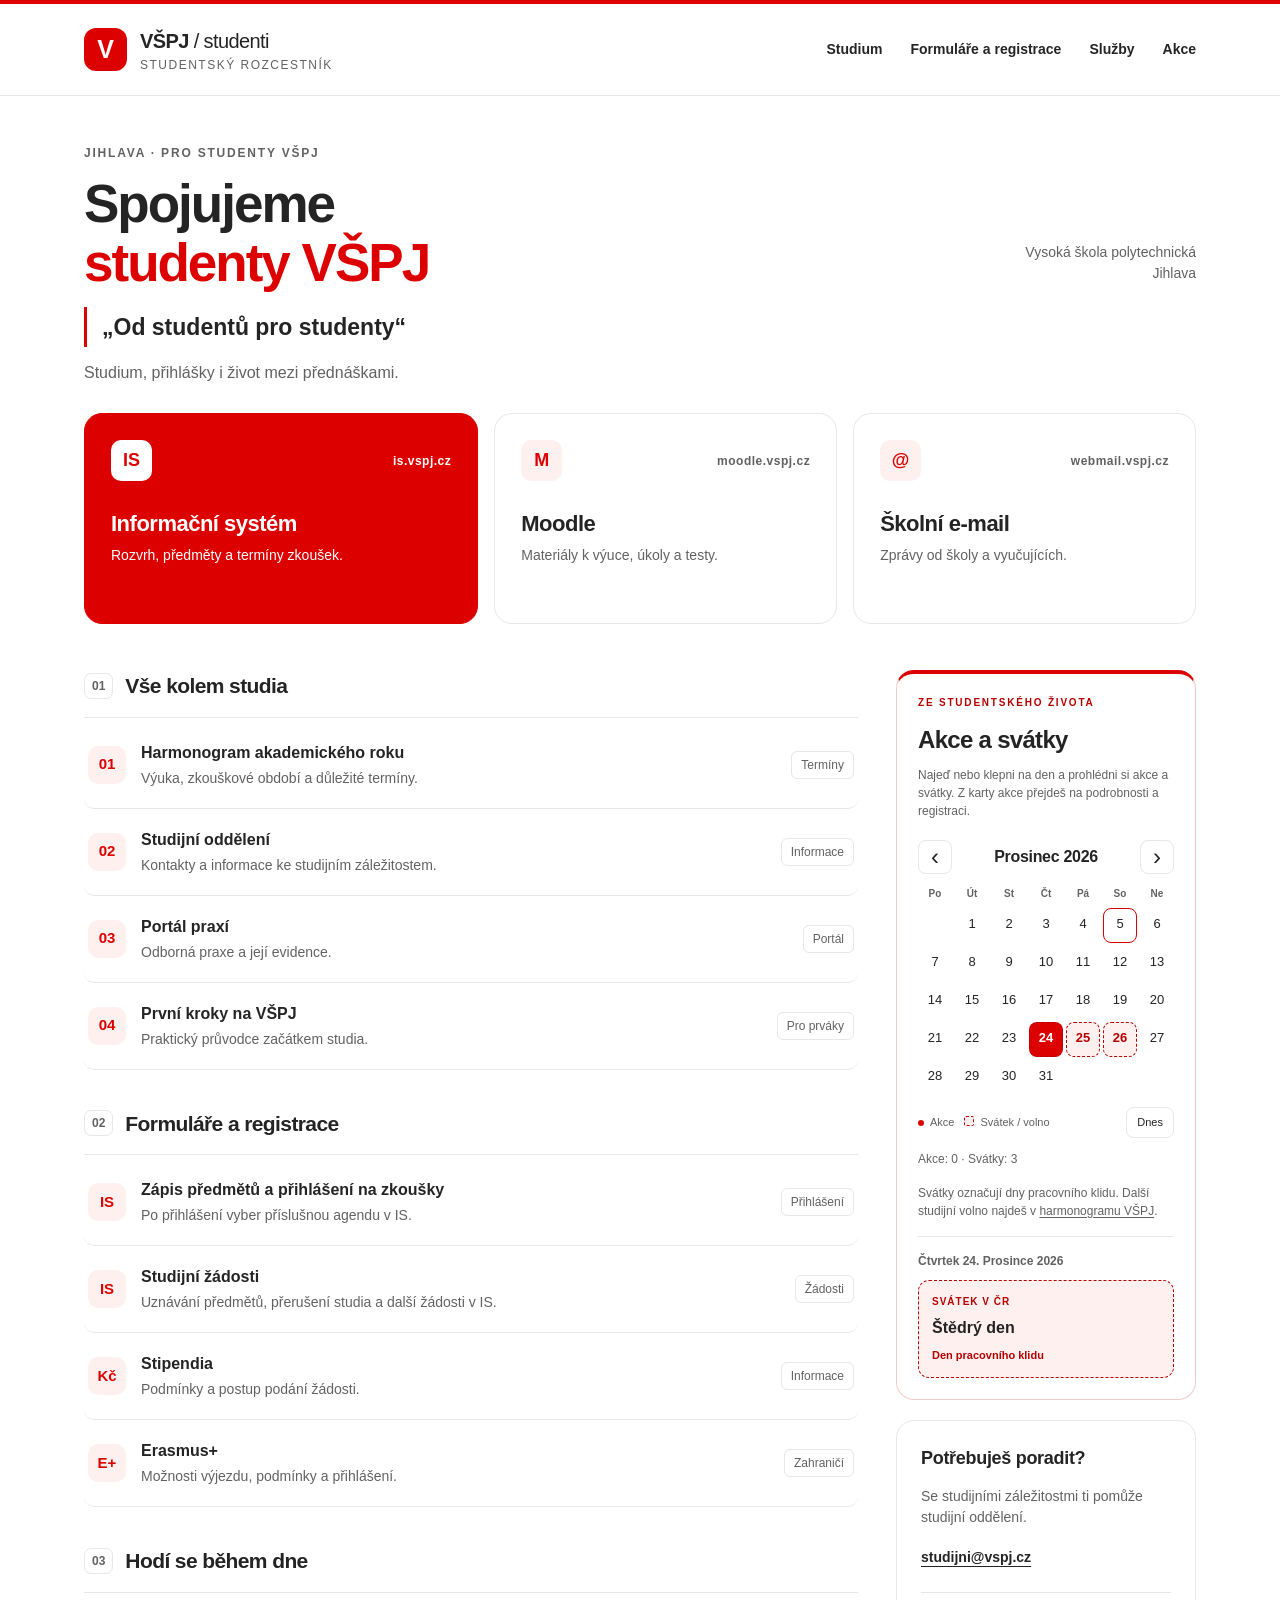
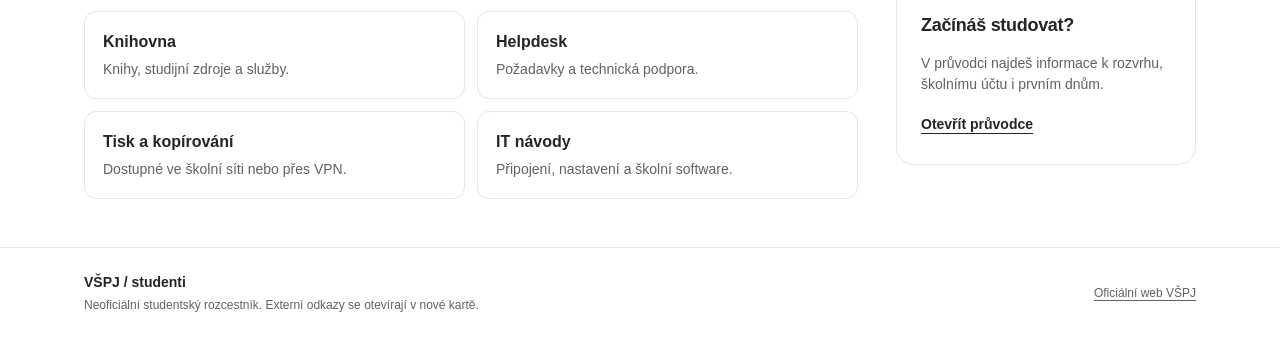
<file: index.html>
<!doctype html>
<html lang="cs">
<head>
<meta charset="utf-8"><meta name="viewport" content="width=device-width,initial-scale=1">
<title>VŠPJ · Studentský rozcestník</title>
<meta name="description" content="Studium, formuláře, registrace a studentský život na VŠPJ. Užitečné odkazy na jednom místě.">
<meta name="theme-color" content="#dc0000">
<link rel="icon" type="image/svg+xml" href="data:image/svg+xml,%3Csvg xmlns='http://www.w3.org/2000/svg' viewBox='0 0 32 32'%3E%3Crect width='32' height='32' rx='8' fill='%23dc0000'/%3E%3Cpath d='m7 9 9 15 9-15h-6l-3 6-3-6z' fill='%23ffffff'/%3E%3C/svg%3E">
<style>
:root{--ink:#242424;--paper:#ffffff;--muted:#626262;--line:#e7e7e7;--accent-soft:#fff0f0;--white:#fff}*{box-sizing:border-box}html{scroll-behavior:smooth;scroll-padding-top:100px}body{margin:0;background:var(--paper);color:var(--ink);font-family:Inter,Arial,Helvetica,sans-serif;font-size:16px;line-height:1.5}a{color:inherit;text-decoration:none}a:focus-visible{outline:3px solid #b50000;outline-offset:5px}a,button{-webkit-tap-highlight-color:transparent}.skip{position:absolute;top:-100px;left:20px;background:var(--accent-soft);padding:12px;z-index:10}.skip:focus{top:8px}.wrap{max-width:1184px;margin:auto;padding:0 36px}header{background:var(--paper);border-bottom:1px solid var(--line)}.topbar{display:flex;justify-content:space-between;align-items:center;gap:24px;min-height:91px}.brand{display:flex;align-items:center;gap:13px}.mark{display:grid;place-items:center;width:43px;height:43px;border-radius:12px;background:var(--ink);color:var(--accent-soft);font-weight:900;font-size:25px}.brand strong{font-size:20px;letter-spacing:-.6px}.brand small{display:block;color:var(--muted);font-size:12px;letter-spacing:1.5px;text-transform:uppercase}.topnav{display:flex;gap:28px;font-size:14px;font-weight:600}.topnav a{padding:12px 0}.intro{display:flex;justify-content:space-between;align-items:flex-end;gap:25px;padding-top:48px;margin-bottom:28px}.eyebrow{font-size:12px;font-weight:700;letter-spacing:1.8px;text-transform:uppercase;color:var(--muted);margin:0 0 12px}h1{font-size:clamp(32px,4.6vw,53px);line-height:1.12;letter-spacing:-2px;margin:0 0 14px;font-weight:750}.intro p:last-child{color:var(--muted);margin:0}.school{font-size:14px;color:var(--muted);text-align:right;padding-bottom:3px}.school span{display:block}.quick-grid{display:grid;grid-template-columns:1.15fr 1fr 1fr;gap:16px}.quick{padding:26px;border-radius:18px;min-height:211px;border:1px solid var(--line);background:#fff;display:flex;flex-direction:column;transition:transform .18s,border-color .18s}.quick.primary{background:var(--ink);border-color:var(--ink);color:white}.quick-top{display:flex;align-items:center;justify-content:space-between;margin-bottom:26px}.symbol{font-size:18px;font-weight:750;width:41px;height:41px;border-radius:10px;display:grid;place-items:center;background:#fff0f0}.primary .symbol{background:var(--accent-soft);color:var(--ink)}.label{font-size:12px;font-weight:600;letter-spacing:.5px;color:var(--muted)}.primary .label{color:#ffffff}.quick h2{margin:0 0 5px;font-size:22px;letter-spacing:-.5px}.quick p{margin:0;font-size:14px;color:var(--muted)}.primary p{color:#ffffff}.main-layout{display:grid;grid-template-columns:minmax(0,1fr) 300px;gap:38px;margin-top:46px}.section{margin-bottom:38px;scroll-margin-top:20px}.section-heading{display:flex;align-items:center;gap:12px;border-bottom:1px solid var(--line);padding-bottom:15px;margin-bottom:4px}.section-heading h2{font-size:21px;letter-spacing:-.6px;margin:0}.section-number{font-size:12px;font-weight:700;color:var(--muted);border:1px solid var(--line);border-radius:7px;padding:3px 7px}.link-row{display:flex;align-items:center;gap:15px;padding:19px 4px;border-bottom:1px solid var(--line);transition:background .15s}.link-row .row-icon{width:38px;height:38px;flex:none;display:grid;place-items:center;background:#fff0f0;border-radius:10px;font-size:15px;font-weight:700}.row-text{flex:1}.row-text h3{font-size:16px;margin:0 0 3px;font-weight:650}.row-text p{font-size:14px;color:var(--muted);margin:0}.link-kind{font-size:12px;color:var(--muted);border:1px solid var(--line);background:#fff;padding:4px 9px;border-radius:6px;white-space:nowrap}.aside-box{border-radius:18px;background:var(--accent-soft);padding:25px;margin-bottom:20px}.aside-box .eyebrow{color:#b50000}.aside-box h2{font-size:26px;line-height:1.15;letter-spacing:-.9px;margin:17px 0 12px}.aside-box p{font-size:14px;color:#626262}.aside-box .date{display:flex;align-items:center;gap:10px;font-size:14px}.date strong{font-size:34px;line-height:1}.button{display:block;text-align:center;background:var(--ink);color:#fff;border:1px solid var(--ink);border-radius:9px;padding:12px 16px;font-size:14px;font-weight:650;margin-top:22px;transition:background .15s}.aside-box .note{font-size:12px;line-height:1.5;margin:12px 0 0}.help-box{padding:24px;background:#fff;border:1px solid var(--line);border-radius:18px}.help-box h2{font-size:18px;margin:0 0 10px;letter-spacing:-.3px}.help-box p{font-size:14px;color:var(--muted)}.text-link{font-size:14px;font-weight:650;text-decoration:underline;text-underline-offset:4px;display:inline-block;padding:5px 0}.help-box hr{border:0;border-top:1px solid var(--line);margin:19px 0}.service-grid{display:grid;grid-template-columns:1fr 1fr;gap:12px;padding-top:14px}.service{border:1px solid var(--line);border-radius:12px;background:white;padding:18px;transition:border-color .15s}.service h3{font-size:16px;margin:0 0 5px}.service p{font-size:14px;color:var(--muted);margin:0}footer{border-top:1px solid var(--line);margin-top:10px}.footer-inner{display:flex;justify-content:space-between;align-items:center;padding-top:24px;padding-bottom:27px;gap:18px;font-size:12px;color:var(--muted)}.footer-inner a{text-decoration:underline;text-underline-offset:3px}.footer-inner p{margin:0}.footer-inner strong{display:block;color:var(--ink);font-size:14px;margin-bottom:3px}@media(max-width:850px){.main-layout{grid-template-columns:minmax(0,1fr) 260px;gap:22px}.wrap{padding:0 24px}.topnav{gap:18px}.quick{padding:20px}.school{display:none}}@media(max-width:680px){.wrap{padding:0 20px}.topbar{min-height:auto;align-items:flex-start;flex-direction:column;gap:14px;padding-top:19px;padding-bottom:13px}.topnav{width:100%;justify-content:space-between;gap:12px;flex-wrap:wrap}.topnav a{padding:5px 0}.intro{padding-top:30px;margin-bottom:24px}h1{letter-spacing:-1.3px}.quick-grid{grid-template-columns:1fr}.quick{min-height:unset;position:relative;padding:20px 20px 20px 80px}.quick-top{margin:0}.quick .symbol{position:absolute;left:21px;top:25px}.quick .label{margin-bottom:5px}.quick h2{font-size:20px}.main-layout{grid-template-columns:1fr;margin-top:30px;gap:0}.section{margin-bottom:30px}aside{display:grid;grid-template-columns:1fr;gap:0}.link-row{gap:11px}.link-kind{display:none}.service-grid{gap:10px}.service{padding:16px}.footer-inner{flex-direction:column;align-items:flex-start;padding-top:23px;padding-bottom:23px}}@media(prefers-reduced-motion:reduce){html{scroll-behavior:auto}*{transition:none!important}}


/* Red and white palette inspired by the Studentska unie reference. */
:root {
  --red: #dc0000;
  --red-dark: #b50000;
  --hover-glow: 0 0 0 1px #dc0000, 0 8px 24px #dc000026;
}
header { border-top: 4px solid var(--red); }
.mark { background: var(--red); color: var(--white); }
h1 span { color: var(--red); }
.intro { align-items: center; }
.intro > div:first-child { min-width: 0; }
.school { flex-shrink: 0; }
.motto {
  margin: 0 0 14px;
  padding: 3px 0 3px 15px;
  border-left: 3px solid var(--red);
  font-size: clamp(18px, 2.2vw, 23px);
  font-weight: 600;
  color: var(--ink);
}
.quick.primary { background: var(--red); border-color: var(--red); color: var(--white); }
.primary .symbol { background: var(--white); color: var(--red); }
.quick .symbol, .link-row .row-icon { color: var(--red); }
.primary :is(p, .label) { color: var(--white); }
.aside-box { background: var(--accent-soft); border: 1px solid #f2cccc; border-top: 4px solid var(--red); }
.aside-box :is(.eyebrow, .date strong) { color: var(--red-dark); }
.button { background: var(--red); border-color: var(--red); color: var(--white); }
a:focus-visible { outline: 3px solid var(--red-dark); outline-offset: 5px; }
:is(a, .quick, .service, .link-row, .button) {
  transition: background-color .24s ease, color .24s ease,
    border-color .24s ease, box-shadow .24s ease, transform .24s ease;
}
.quick .symbol, .quick .label, .quick p, .row-icon, .mark, .brand small,
.row-text p, .service p, .link-kind {
  transition: background-color .24s ease, color .24s ease, border-color .24s ease;
}
.topnav a, .text-link, .footer-inner a, .brand { border-radius: 6px; }
.link-row { border-radius: 10px; }

:is(.quick, .service, .link-row, .button):focus-visible {
  background: var(--red);
  color: var(--white);
  border-color: var(--red);
  box-shadow: var(--hover-glow);
}
:is(.quick.primary, .button):focus-visible { background: var(--red-dark); border-color: var(--red-dark); }
.quick:focus-visible :is(p, .label), .link-row:focus-visible .row-text p, .service:focus-visible p {
  color: var(--white);
}
.quick:focus-visible .symbol, .link-row:focus-visible :is(.row-icon, .link-kind) {
  background: var(--white);
  color: var(--red-dark);
  border-color: var(--white);
}
:is(.topnav a, .text-link, .footer-inner a, .brand):focus-visible {
  background: var(--red);
  color: var(--white);
  box-shadow: 0 0 0 5px var(--red), 0 5px 20px #dc000026;
}
.brand:focus-visible small { color: var(--white); }
.brand:focus-visible .mark { background: var(--white); color: var(--red); }

:is(.quick, .service, .link-row, .button):active {
  background: var(--red);
  color: var(--white);
  border-color: var(--red);
  box-shadow: var(--hover-glow);
}
:is(.quick.primary, .button):active { background: var(--red-dark); border-color: var(--red-dark); }
.quick:active :is(p, .label), .link-row:active .row-text p, .service:active p {
  color: var(--white);
}
.quick:active .symbol, .link-row:active :is(.row-icon, .link-kind) {
  background: var(--white);
  color: var(--red-dark);
  border-color: var(--white);
}
:is(.topnav a, .text-link, .footer-inner a, .brand):active {
  background: var(--red);
  color: var(--white);
  box-shadow: 0 0 0 5px var(--red), 0 5px 20px #dc000026;
}
.brand:active small { color: var(--white); }
.brand:active .mark { background: var(--white); color: var(--red); }

@media (hover: hover) and (pointer: fine) {

:is(.quick, .service, .link-row, .button):hover {
  background: var(--red);
  color: var(--white);
  border-color: var(--red);
  box-shadow: var(--hover-glow);
}
:is(.quick.primary, .button):hover { background: var(--red-dark); border-color: var(--red-dark); }
.quick:hover :is(p, .label), .link-row:hover .row-text p, .service:hover p {
  color: var(--white);
}
.quick:hover .symbol, .link-row:hover :is(.row-icon, .link-kind) {
  background: var(--white);
  color: var(--red-dark);
  border-color: var(--white);
}
:is(.topnav a, .text-link, .footer-inner a, .brand):hover {
  background: var(--red);
  color: var(--white);
  box-shadow: 0 0 0 5px var(--red), 0 5px 20px #dc000026;
}
.brand:hover small { color: var(--white); }
.brand:hover .mark { background: var(--white); color: var(--red); }

}
@media (hover: hover) and (pointer: fine) and (prefers-reduced-motion: no-preference) {
  :is(.quick, .service):hover { transform: translateY(-4px); }
  .button:hover { transform: translateY(-2px); }
}
@media (prefers-reduced-motion: reduce) {
  *, *::before, *::after { transition: none !important; }
  a { transform: none !important; }
}
</style>
<link rel="stylesheet" href="assets/events.css">
<script src="assets/events.js" defer></script>
<script src="assets/holidays.js" defer></script>
<script src="assets/calendar.js" defer></script>
</head>
<body>
<a class="skip" href="#obsah">Přeskočit na obsah</a>
<header><div class="wrap topbar"><a href="#" class="brand" aria-label="Studentský rozcestník VŠPJ, úvod"><span class="mark" aria-hidden="true">V</span><span><strong>VŠPJ<span style="font-weight:400"> / studenti</span></strong><small>Studentský rozcestník</small></span></a><nav class="topnav" aria-label="Hlavní navigace"><a href="#studium">Studium</a><a href="#formulare">Formuláře a registrace</a><a href="#sluzby">Služby</a><a href="#kalendar">Akce</a></nav></div></header>
<main id="obsah" class="wrap">
<div class="intro"><div><p class="eyebrow">Jihlava · Pro studenty VŠPJ</p><h1>Spojujeme<br><span>studenty VŠPJ</span></h1><blockquote class="motto">„Od studentů pro studenty“</blockquote><p>Studium, přihlášky i život mezi přednáškami.</p></div><div class="school"><span>Vysoká škola polytechnická</span><span>Jihlava</span></div></div>
<div class="quick-grid" aria-label="Rychlé odkazy">
<a class="quick primary" href="https://is.vspj.cz" target="_blank" rel="noopener noreferrer"><div class="quick-top"><span class="symbol" aria-hidden="true">IS</span><span class="label">is.vspj.cz</span></div><h2>Informační systém</h2><p>Rozvrh, předměty a termíny zkoušek.</p></a>
<a class="quick" href="https://moodle.vspj.cz" target="_blank" rel="noopener noreferrer"><div class="quick-top"><span class="symbol" aria-hidden="true">M</span><span class="label">moodle.vspj.cz</span></div><h2>Moodle</h2><p>Materiály k výuce, úkoly a testy.</p></a>
<a class="quick" href="https://webmail.vspj.cz" target="_blank" rel="noopener noreferrer"><div class="quick-top"><span class="symbol" aria-hidden="true">@</span><span class="label">webmail.vspj.cz</span></div><h2>Školní e-mail</h2><p>Zprávy od školy a vyučujících.</p></a>
</div>
<div class="main-layout"><div>
<section class="section" id="studium"><div class="section-heading"><span class="section-number">01</span><h2>Vše kolem studia</h2></div>
<a class="link-row" href="https://www.vspj.cz/cs/student/harmonogram/harmonogram-akademickeho-roku" target="_blank" rel="noopener noreferrer"><span class="row-icon" aria-hidden="true">01</span><div class="row-text"><h3>Harmonogram akademického roku</h3><p>Výuka, zkouškové období a důležité termíny.</p></div><span class="link-kind">Termíny</span></a>
<a class="link-row" href="https://www.vspj.cz/cs/skola/podpurna-pracoviste" target="_blank" rel="noopener noreferrer"><span class="row-icon" aria-hidden="true">02</span><div class="row-text"><h3>Studijní oddělení</h3><p>Kontakty a informace ke studijním záležitostem.</p></div><span class="link-kind">Informace</span></a>
<a class="link-row" href="https://praxe.vspj.cz" target="_blank" rel="noopener noreferrer"><span class="row-icon" aria-hidden="true">03</span><div class="row-text"><h3>Portál praxí</h3><p>Odborná praxe a její evidence.</p></div><span class="link-kind">Portál</span></a>
<a class="link-row" href="https://www.vspj.cz/cs/student/zaciname-studovat" target="_blank" rel="noopener noreferrer"><span class="row-icon" aria-hidden="true">04</span><div class="row-text"><h3>První kroky na VŠPJ</h3><p>Praktický průvodce začátkem studia.</p></div><span class="link-kind">Pro prváky</span></a>
</section>
<section class="section" id="formulare"><div class="section-heading"><span class="section-number">02</span><h2>Formuláře a registrace</h2></div>
<a class="link-row" href="https://is.vspj.cz" target="_blank" rel="noopener noreferrer"><span class="row-icon" aria-hidden="true">IS</span><div class="row-text"><h3>Zápis předmětů a přihlášení na zkoušky</h3><p>Po přihlášení vyber příslušnou agendu v IS.</p></div><span class="link-kind">Přihlášení</span></a>
<a class="link-row" href="https://is.vspj.cz" target="_blank" rel="noopener noreferrer"><span class="row-icon" aria-hidden="true">IS</span><div class="row-text"><h3>Studijní žádosti</h3><p>Uznávání předmětů, přerušení studia a další žádosti v IS.</p></div><span class="link-kind">Žádosti</span></a>
<a class="link-row" href="https://www.vspj.cz/cs/student/ostatni-informace/sluzby-pro-studenty/stipendia" target="_blank" rel="noopener noreferrer"><span class="row-icon" aria-hidden="true">Kč</span><div class="row-text"><h3>Stipendia</h3><p>Podmínky a postup podání žádosti.</p></div><span class="link-kind">Informace</span></a>
<a class="link-row" href="https://www.vspj.cz/cs/skola/podpurna-pracoviste/mezinarodni-oddeleni/erasmus-" target="_blank" rel="noopener noreferrer"><span class="row-icon" aria-hidden="true">E+</span><div class="row-text"><h3>Erasmus+</h3><p>Možnosti výjezdu, podmínky a přihlášení.</p></div><span class="link-kind">Zahraničí</span></a>
</section>
<section class="section" id="sluzby"><div class="section-heading"><span class="section-number">03</span><h2>Hodí se během dne</h2></div><div class="service-grid">
<a class="service" href="https://knihovna.vspj.cz" target="_blank" rel="noopener noreferrer"><h3>Knihovna</h3><p>Knihy, studijní zdroje a služby.</p></a>
<a class="service" href="https://helpdesk.vspj.cz" target="_blank" rel="noopener noreferrer"><h3>Helpdesk</h3><p>Požadavky a technická podpora.</p></a>
<a class="service" href="https://copy.vspj.cz" target="_blank" rel="noopener noreferrer"><h3>Tisk a kopírování</h3><p>Dostupné ve školní síti nebo přes VPN.</p></a>
<a class="service" href="https://navody.vspj.cz" target="_blank" rel="noopener noreferrer"><h3>IT návody</h3><p>Připojení, nastavení a školní software.</p></a>
</div></section>
</div>
<aside aria-label="Studentský život a pomoc"><section class="calendar-box" id="kalendar" data-calendar aria-labelledby="calendar-title">
<p class="eyebrow">Ze studentského života</p><h2 id="calendar-title">Akce a svátky</h2>
<p class="calendar-hint">Najeď nebo klepni na den a prohlédni si akce a svátky. Z karty akce přejdeš na podrobnosti a registraci.</p>
<div data-calendar-ui hidden>
<div class="calendar-toolbar"><button class="calendar-control" type="button" data-prev aria-label="Předchozí měsíc">‹</button><h3 data-month aria-live="polite" aria-atomic="true"></h3><button class="calendar-control" type="button" data-next aria-label="Následující měsíc">›</button></div>
<div class="calendar-weekdays" aria-hidden="true"><span>Po</span><span>Út</span><span>St</span><span>Čt</span><span>Pá</span><span>So</span><span>Ne</span></div>
<div class="calendar-days" data-days role="group" aria-label="Dny v měsíci"></div>
<div class="calendar-meta"><div class="calendar-legends"><span class="calendar-legend">Akce</span><span class="calendar-legend holiday-legend">Svátek / volno</span></div><button type="button" class="calendar-today" data-today>Dnes</button></div>
<p class="calendar-count" data-month-count></p>
<p class="calendar-hint">Svátky označují dny pracovního klidu. Další studijní volno najdeš v <a class="calendar-schedule" href="https://www.vspj.cz/cs/student/harmonogram/harmonogram-akademickeho-roku" target="_blank" rel="noopener noreferrer">harmonogramu VŠPJ</a>.</p>
<div class="calendar-selection" aria-live="polite" aria-atomic="true"><h4 data-selected-date></h4><div data-day-events></div></div>
</div>
<div data-calendar-fallback><a class="calendar-event" href="akce.html?id=hospodsky-kviz-2026"><span class="event-type">13. října 2026</span><strong>Hospodský kvíz VŠPJ</strong><span class="registration-badge">Registrace nutná</span><span class="event-link-label">Podrobnosti a registrace →</span></a></div>
</section>
<section class="help-box"><h2>Potřebuješ poradit?</h2><p>Se studijními záležitostmi ti pomůže studijní oddělení.</p><a class="text-link" href="mailto:studijni@vspj.cz">studijni@vspj.cz</a><hr><h2>Začínáš studovat?</h2><p>V průvodci najdeš informace k rozvrhu, školnímu účtu i prvním dnům.</p><a class="text-link" href="https://www.vspj.cz/cs/student/zaciname-studovat" target="_blank" rel="noopener noreferrer">Otevřít průvodce</a></section></aside></div>
</main>
<footer><div class="wrap footer-inner"><div><strong>VŠPJ / studenti</strong><p>Neoficiální studentský rozcestník. Externí odkazy se otevírají v nové kartě.</p></div><a href="https://www.vspj.cz" target="_blank" rel="noopener noreferrer">Oficiální web VŠPJ</a></div></footer>
</body></html>
</file>
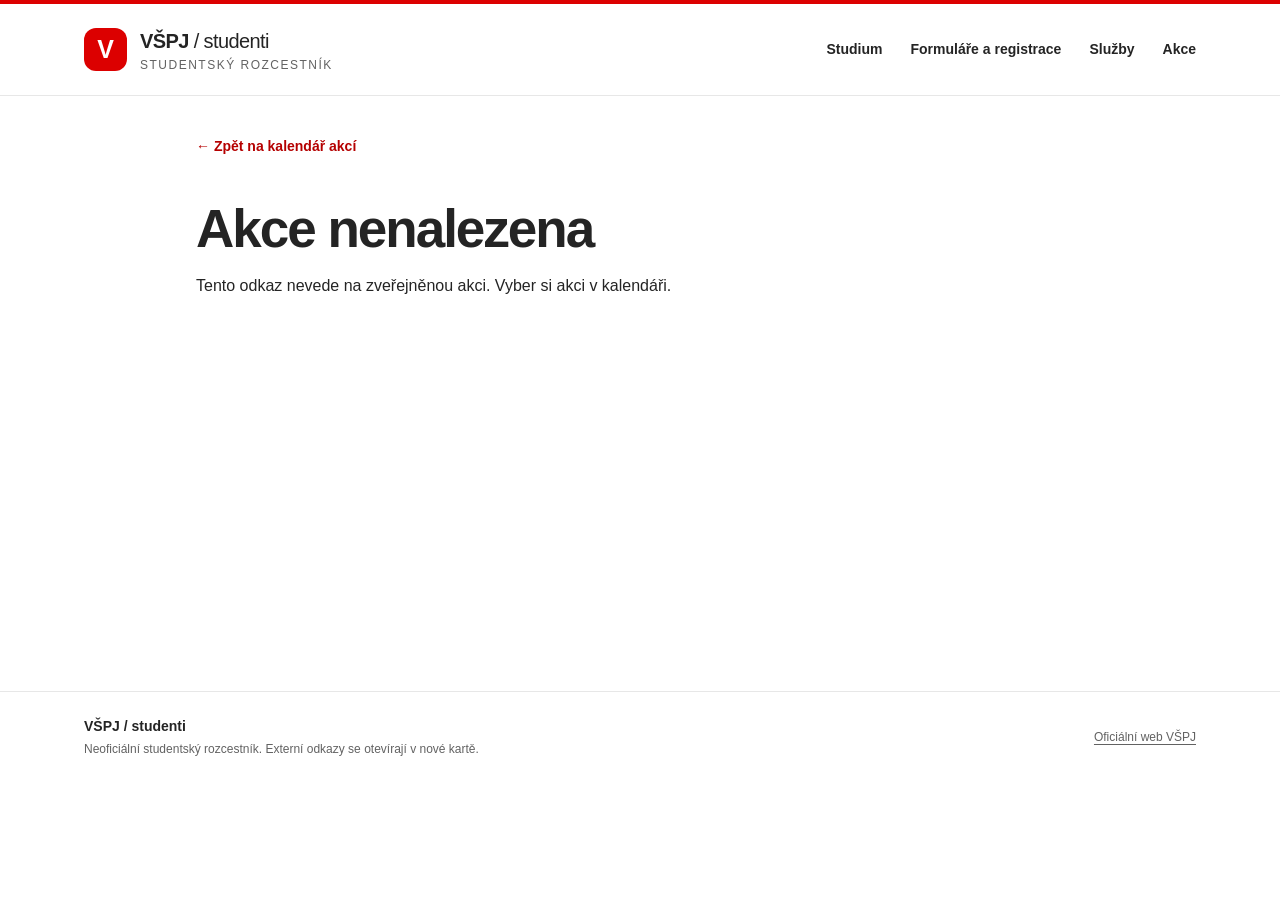
<file: akce.html>
<!doctype html>
<html lang="cs">
<head>
<meta charset="utf-8"><meta name="viewport" content="width=device-width,initial-scale=1">
<title>Hospodský kvíz VŠPJ · VŠPJ / studenti</title>
<meta name="description" content="Studium, formuláře, registrace a studentský život na VŠPJ. Užitečné odkazy na jednom místě.">
<meta name="theme-color" content="#dc0000">
<link rel="icon" type="image/svg+xml" href="data:image/svg+xml,%3Csvg xmlns='http://www.w3.org/2000/svg' viewBox='0 0 32 32'%3E%3Crect width='32' height='32' rx='8' fill='%23dc0000'/%3E%3Cpath d='m7 9 9 15 9-15h-6l-3 6-3-6z' fill='%23ffffff'/%3E%3C/svg%3E">
<style>
:root{--ink:#242424;--paper:#ffffff;--muted:#626262;--line:#e7e7e7;--accent-soft:#fff0f0;--white:#fff}*{box-sizing:border-box}html{scroll-behavior:smooth;scroll-padding-top:100px}body{margin:0;background:var(--paper);color:var(--ink);font-family:Inter,Arial,Helvetica,sans-serif;font-size:16px;line-height:1.5}a{color:inherit;text-decoration:none}a:focus-visible{outline:3px solid #b50000;outline-offset:5px}a,button{-webkit-tap-highlight-color:transparent}.skip{position:absolute;top:-100px;left:20px;background:var(--accent-soft);padding:12px;z-index:10}.skip:focus{top:8px}.wrap{max-width:1184px;margin:auto;padding:0 36px}header{background:var(--paper);border-bottom:1px solid var(--line)}.topbar{display:flex;justify-content:space-between;align-items:center;gap:24px;min-height:91px}.brand{display:flex;align-items:center;gap:13px}.mark{display:grid;place-items:center;width:43px;height:43px;border-radius:12px;background:var(--ink);color:var(--accent-soft);font-weight:900;font-size:25px}.brand strong{font-size:20px;letter-spacing:-.6px}.brand small{display:block;color:var(--muted);font-size:12px;letter-spacing:1.5px;text-transform:uppercase}.topnav{display:flex;gap:28px;font-size:14px;font-weight:600}.topnav a{padding:12px 0}.intro{display:flex;justify-content:space-between;align-items:flex-end;gap:25px;padding-top:48px;margin-bottom:28px}.eyebrow{font-size:12px;font-weight:700;letter-spacing:1.8px;text-transform:uppercase;color:var(--muted);margin:0 0 12px}h1{font-size:clamp(32px,4.6vw,53px);line-height:1.12;letter-spacing:-2px;margin:0 0 14px;font-weight:750}.intro p:last-child{color:var(--muted);margin:0}.school{font-size:14px;color:var(--muted);text-align:right;padding-bottom:3px}.school span{display:block}.quick-grid{display:grid;grid-template-columns:1.15fr 1fr 1fr;gap:16px}.quick{padding:26px;border-radius:18px;min-height:211px;border:1px solid var(--line);background:#fff;display:flex;flex-direction:column;transition:transform .18s,border-color .18s}.quick.primary{background:var(--ink);border-color:var(--ink);color:white}.quick-top{display:flex;align-items:center;justify-content:space-between;margin-bottom:26px}.symbol{font-size:18px;font-weight:750;width:41px;height:41px;border-radius:10px;display:grid;place-items:center;background:#fff0f0}.primary .symbol{background:var(--accent-soft);color:var(--ink)}.label{font-size:12px;font-weight:600;letter-spacing:.5px;color:var(--muted)}.primary .label{color:#ffffff}.quick h2{margin:0 0 5px;font-size:22px;letter-spacing:-.5px}.quick p{margin:0;font-size:14px;color:var(--muted)}.primary p{color:#ffffff}.main-layout{display:grid;grid-template-columns:minmax(0,1fr) 300px;gap:38px;margin-top:46px}.section{margin-bottom:38px;scroll-margin-top:20px}.section-heading{display:flex;align-items:center;gap:12px;border-bottom:1px solid var(--line);padding-bottom:15px;margin-bottom:4px}.section-heading h2{font-size:21px;letter-spacing:-.6px;margin:0}.section-number{font-size:12px;font-weight:700;color:var(--muted);border:1px solid var(--line);border-radius:7px;padding:3px 7px}.link-row{display:flex;align-items:center;gap:15px;padding:19px 4px;border-bottom:1px solid var(--line);transition:background .15s}.link-row .row-icon{width:38px;height:38px;flex:none;display:grid;place-items:center;background:#fff0f0;border-radius:10px;font-size:15px;font-weight:700}.row-text{flex:1}.row-text h3{font-size:16px;margin:0 0 3px;font-weight:650}.row-text p{font-size:14px;color:var(--muted);margin:0}.link-kind{font-size:12px;color:var(--muted);border:1px solid var(--line);background:#fff;padding:4px 9px;border-radius:6px;white-space:nowrap}.aside-box{border-radius:18px;background:var(--accent-soft);padding:25px;margin-bottom:20px}.aside-box .eyebrow{color:#b50000}.aside-box h2{font-size:26px;line-height:1.15;letter-spacing:-.9px;margin:17px 0 12px}.aside-box p{font-size:14px;color:#626262}.aside-box .date{display:flex;align-items:center;gap:10px;font-size:14px}.date strong{font-size:34px;line-height:1}.button{display:block;text-align:center;background:var(--ink);color:#fff;border:1px solid var(--ink);border-radius:9px;padding:12px 16px;font-size:14px;font-weight:650;margin-top:22px;transition:background .15s}.aside-box .note{font-size:12px;line-height:1.5;margin:12px 0 0}.help-box{padding:24px;background:#fff;border:1px solid var(--line);border-radius:18px}.help-box h2{font-size:18px;margin:0 0 10px;letter-spacing:-.3px}.help-box p{font-size:14px;color:var(--muted)}.text-link{font-size:14px;font-weight:650;text-decoration:underline;text-underline-offset:4px;display:inline-block;padding:5px 0}.help-box hr{border:0;border-top:1px solid var(--line);margin:19px 0}.service-grid{display:grid;grid-template-columns:1fr 1fr;gap:12px;padding-top:14px}.service{border:1px solid var(--line);border-radius:12px;background:white;padding:18px;transition:border-color .15s}.service h3{font-size:16px;margin:0 0 5px}.service p{font-size:14px;color:var(--muted);margin:0}footer{border-top:1px solid var(--line);margin-top:10px}.footer-inner{display:flex;justify-content:space-between;align-items:center;padding-top:24px;padding-bottom:27px;gap:18px;font-size:12px;color:var(--muted)}.footer-inner a{text-decoration:underline;text-underline-offset:3px}.footer-inner p{margin:0}.footer-inner strong{display:block;color:var(--ink);font-size:14px;margin-bottom:3px}@media(max-width:850px){.main-layout{grid-template-columns:minmax(0,1fr) 260px;gap:22px}.wrap{padding:0 24px}.topnav{gap:18px}.quick{padding:20px}.school{display:none}}@media(max-width:680px){.wrap{padding:0 20px}.topbar{min-height:auto;align-items:flex-start;flex-direction:column;gap:14px;padding-top:19px;padding-bottom:13px}.topnav{width:100%;justify-content:space-between;gap:12px;flex-wrap:wrap}.topnav a{padding:5px 0}.intro{padding-top:30px;margin-bottom:24px}h1{letter-spacing:-1.3px}.quick-grid{grid-template-columns:1fr}.quick{min-height:unset;position:relative;padding:20px 20px 20px 80px}.quick-top{margin:0}.quick .symbol{position:absolute;left:21px;top:25px}.quick .label{margin-bottom:5px}.quick h2{font-size:20px}.main-layout{grid-template-columns:1fr;margin-top:30px;gap:0}.section{margin-bottom:30px}aside{display:grid;grid-template-columns:1fr;gap:0}.link-row{gap:11px}.link-kind{display:none}.service-grid{gap:10px}.service{padding:16px}.footer-inner{flex-direction:column;align-items:flex-start;padding-top:23px;padding-bottom:23px}}@media(prefers-reduced-motion:reduce){html{scroll-behavior:auto}*{transition:none!important}}


/* Red and white palette inspired by the Studentska unie reference. */
:root {
  --red: #dc0000;
  --red-dark: #b50000;
  --hover-glow: 0 0 0 1px #dc0000, 0 8px 24px #dc000026;
}
header { border-top: 4px solid var(--red); }
.mark { background: var(--red); color: var(--white); }
h1 span { color: var(--red); }
.intro { align-items: center; }
.intro > div:first-child { min-width: 0; }
.school { flex-shrink: 0; }
.motto {
  margin: 0 0 14px;
  padding: 3px 0 3px 15px;
  border-left: 3px solid var(--red);
  font-size: clamp(18px, 2.2vw, 23px);
  font-weight: 600;
  color: var(--ink);
}
.quick.primary { background: var(--red); border-color: var(--red); color: var(--white); }
.primary .symbol { background: var(--white); color: var(--red); }
.quick .symbol, .link-row .row-icon { color: var(--red); }
.primary :is(p, .label) { color: var(--white); }
.aside-box { background: var(--accent-soft); border: 1px solid #f2cccc; border-top: 4px solid var(--red); }
.aside-box :is(.eyebrow, .date strong) { color: var(--red-dark); }
.button { background: var(--red); border-color: var(--red); color: var(--white); }
a:focus-visible { outline: 3px solid var(--red-dark); outline-offset: 5px; }
:is(a, .quick, .service, .link-row, .button) {
  transition: background-color .24s ease, color .24s ease,
    border-color .24s ease, box-shadow .24s ease, transform .24s ease;
}
.quick .symbol, .quick .label, .quick p, .row-icon, .mark, .brand small,
.row-text p, .service p, .link-kind {
  transition: background-color .24s ease, color .24s ease, border-color .24s ease;
}
.topnav a, .text-link, .footer-inner a, .brand { border-radius: 6px; }
.link-row { border-radius: 10px; }

:is(.quick, .service, .link-row, .button):focus-visible {
  background: var(--red);
  color: var(--white);
  border-color: var(--red);
  box-shadow: var(--hover-glow);
}
:is(.quick.primary, .button):focus-visible { background: var(--red-dark); border-color: var(--red-dark); }
.quick:focus-visible :is(p, .label), .link-row:focus-visible .row-text p, .service:focus-visible p {
  color: var(--white);
}
.quick:focus-visible .symbol, .link-row:focus-visible :is(.row-icon, .link-kind) {
  background: var(--white);
  color: var(--red-dark);
  border-color: var(--white);
}
:is(.topnav a, .text-link, .footer-inner a, .brand):focus-visible {
  background: var(--red);
  color: var(--white);
  box-shadow: 0 0 0 5px var(--red), 0 5px 20px #dc000026;
}
.brand:focus-visible small { color: var(--white); }
.brand:focus-visible .mark { background: var(--white); color: var(--red); }

:is(.quick, .service, .link-row, .button):active {
  background: var(--red);
  color: var(--white);
  border-color: var(--red);
  box-shadow: var(--hover-glow);
}
:is(.quick.primary, .button):active { background: var(--red-dark); border-color: var(--red-dark); }
.quick:active :is(p, .label), .link-row:active .row-text p, .service:active p {
  color: var(--white);
}
.quick:active .symbol, .link-row:active :is(.row-icon, .link-kind) {
  background: var(--white);
  color: var(--red-dark);
  border-color: var(--white);
}
:is(.topnav a, .text-link, .footer-inner a, .brand):active {
  background: var(--red);
  color: var(--white);
  box-shadow: 0 0 0 5px var(--red), 0 5px 20px #dc000026;
}
.brand:active small { color: var(--white); }
.brand:active .mark { background: var(--white); color: var(--red); }

@media (hover: hover) and (pointer: fine) {

:is(.quick, .service, .link-row, .button):hover {
  background: var(--red);
  color: var(--white);
  border-color: var(--red);
  box-shadow: var(--hover-glow);
}
:is(.quick.primary, .button):hover { background: var(--red-dark); border-color: var(--red-dark); }
.quick:hover :is(p, .label), .link-row:hover .row-text p, .service:hover p {
  color: var(--white);
}
.quick:hover .symbol, .link-row:hover :is(.row-icon, .link-kind) {
  background: var(--white);
  color: var(--red-dark);
  border-color: var(--white);
}
:is(.topnav a, .text-link, .footer-inner a, .brand):hover {
  background: var(--red);
  color: var(--white);
  box-shadow: 0 0 0 5px var(--red), 0 5px 20px #dc000026;
}
.brand:hover small { color: var(--white); }
.brand:hover .mark { background: var(--white); color: var(--red); }

}
@media (hover: hover) and (pointer: fine) and (prefers-reduced-motion: no-preference) {
  :is(.quick, .service):hover { transform: translateY(-4px); }
  .button:hover { transform: translateY(-2px); }
}
@media (prefers-reduced-motion: reduce) {
  *, *::before, *::after { transition: none !important; }
  a { transform: none !important; }
}
</style>
<link rel="stylesheet" href="assets/events.css">
<script src="assets/events.js" defer></script>
<script src="assets/event-detail.js" defer></script>
</head>
<body>
<a class="skip" href="#obsah">Přeskočit na obsah</a>
<header><div class="wrap topbar"><a href="index.html" class="brand" aria-label="Studentský rozcestník VŠPJ, úvod"><span class="mark" aria-hidden="true">V</span><span><strong>VŠPJ<span style="font-weight:400"> / studenti</span></strong><small>Studentský rozcestník</small></span></a><nav class="topnav" aria-label="Hlavní navigace"><a href="index.html#studium">Studium</a><a href="index.html#formulare">Formuláře a registrace</a><a href="index.html#sluzby">Služby</a><a href="index.html#kalendar">Akce</a></nav></div></header>
<main id="obsah" class="wrap event-detail">
<a class="event-back" href="index.html#kalendar">← Zpět na kalendář akcí</a>
<article data-event-content>
<p class="eyebrow" data-event-type>Studentská akce</p>
<h1 data-event-title>Hospodský kvíz VŠPJ</h1>
<p class="event-lead" data-event-summary>Vezmi tým a prověřte společně své znalosti.</p>
<dl class="event-facts"><div><dt>Kdy</dt><dd data-event-date>úterý 13. října 2026</dd></div><div><dt>V kolik</dt><dd data-event-time>Bude upřesněno</dd></div><div><dt>Kde</dt><dd data-event-place>Bude upřesněno</dd></div></dl>
<section class="event-description" aria-labelledby="about-event"><h2 id="about-event">O akci</h2><div data-event-description><p>Studentský hospodský kvíz je příležitost setkat se mimo přednášky a společně si zasoutěžit. Sestavte tým a přijďte prověřit své znalosti.</p><p>Pro účast je potřeba registrace týmu. Aktuální možnost přihlášení a dostupnou kapacitu ověřte v registračním formuláři.</p></div></section>
<section class="event-registration" aria-labelledby="registration-heading"><h2 id="registration-heading">Registrace</h2><p><span class="registration-badge" data-registration-label>Registrace nutná</span></p><a class="button" data-registration-link href="https://forms.gle/YUqQgMx4brjKUb1j8" target="_blank" rel="noopener noreferrer">Přejít na registrační formulář →</a><small data-registration-note>Dostupnou kapacitu a aktuální možnost přihlášení ověř ve formuláři. Otevře se v nové kartě.</small></section>
<noscript><p>Zobrazuje se základní přehled hospodského kvízu 13. 10. 2026. Pro zobrazení jiných akcí zapni JavaScript.</p></noscript>
</article>
<section data-event-missing hidden><h1>Akce nenalezena</h1><p>Tento odkaz nevede na zveřejněnou akci. Vyber si akci v kalendáři.</p></section>
</main>
<footer><div class="wrap footer-inner"><div><strong>VŠPJ / studenti</strong><p>Neoficiální studentský rozcestník. Externí odkazy se otevírají v nové kartě.</p></div><a href="https://www.vspj.cz" target="_blank" rel="noopener noreferrer">Oficiální web VŠPJ</a></div></footer>
</body></html>
</file>
<file: assets/events.css>
.calendar-box { padding: 21px; margin-bottom: 20px; border: 1px solid #f2cccc; border-top: 4px solid var(--red); border-radius: 18px; background: #fff; }
.calendar-box h2 { margin: 0 0 6px; font-size: 24px; letter-spacing: -.7px; }
.calendar-box .eyebrow { color: var(--red-dark); font-size: 10px; }
.calendar-hint, .calendar-count { color: var(--muted); font-size: 12px; line-height: 1.5; margin: 8px 0 16px; }
.calendar-toolbar { display: flex; align-items: center; justify-content: space-between; gap: 8px; margin: 20px 0 12px; }
.calendar-toolbar h3 { font-size: 16px; margin: 0; text-transform: capitalize; letter-spacing: -.3px; }
.calendar-control, .calendar-today { font: inherit; cursor: pointer; border: 1px solid var(--line); background: #fff; color: var(--ink); border-radius: 8px; }
.calendar-control { width: 34px; height: 34px; font-size: 24px; line-height: 1; flex: none; }
.calendar-weekdays, .calendar-days { display: grid; grid-template-columns: repeat(7, minmax(0, 1fr)); gap: 3px; }
.calendar-weekdays { text-align: center; color: var(--muted); font-size: 10px; font-weight: 700; margin-bottom: 7px; }
.calendar-day { position: relative; display: grid; place-items: center; min-width: 0; min-height: 35px; padding: 0 0 3px; background: #fff; color: var(--ink); font: inherit; font-size: 13px; border: 1px solid transparent; border-radius: 8px; cursor: pointer; }
.calendar-day.has-events { background: var(--accent-soft); color: var(--red-dark); font-weight: 750; }
.calendar-day.has-events::after { content: ''; position: absolute; width: 4px; height: 4px; border-radius: 50%; bottom: 4px; background: currentColor; }
.calendar-day[aria-current="date"] { border-color: var(--red); }
.calendar-day.is-holiday { background: #fff0f0; color: var(--red-dark); border: 1px dashed var(--red-dark); font-weight: 750; }
.calendar-day.is-selected { background: var(--red); color: #fff; }
.calendar-day:focus-visible, .calendar-control:focus-visible, .calendar-today:focus-visible, .calendar-event:focus-visible { outline: 2px solid var(--red-dark); outline-offset: 2px; }
.calendar-meta { display: flex; align-items: center; justify-content: space-between; gap: 8px; margin: 12px 0; }
.calendar-legend { font-size: 11px; color: var(--muted); }
.calendar-legend::before { content: ''; display: inline-block; width: 6px; height: 6px; background: var(--red); border-radius: 50%; margin-right: 6px; }
.calendar-legends { display: flex; flex-wrap: wrap; gap: 6px 10px; }
.calendar-legend.holiday-legend::before { width: 8px; height: 8px; border: 1px dashed var(--red-dark); border-radius: 2px; background: #fff0f0; }
.calendar-schedule { text-decoration: underline; text-underline-offset: 2px; }
.calendar-holiday { display: flex; flex-direction: column; align-items: flex-start; gap: 8px; padding: 13px; margin-top: 8px; border: 1px dashed var(--red-dark); border-radius: 11px; background: #fff0f0; overflow-wrap: anywhere; }
.calendar-holiday strong { font-size: 16px; line-height: 1.4; }
.holiday-badge { font-size: 11px; font-weight: 650; color: var(--red-dark); }
.calendar-today { font-size: 11px; padding: 6px 10px; }
.calendar-count { margin: 0 0 16px; }
.calendar-selection { border-top: 1px solid var(--line); padding-top: 15px; }
.calendar-selection h4 { font-size: 12px; color: var(--muted); margin: 0 0 10px; font-weight: 600; text-transform: capitalize; }
.calendar-event { display: flex; flex-direction: column; align-items: flex-start; gap: 8px; border: 1px solid #f2cccc; border-radius: 11px; padding: 13px; margin-top: 8px; background: #fff7f7; }
.calendar-event strong { font-size: 16px; line-height: 1.3; }
.event-type { font-size: 10px; font-weight: 700; text-transform: uppercase; letter-spacing: 1px; color: var(--red-dark); }
.registration-badge { display: inline-block; padding: 3px 7px; border: 1px solid #f2cccc; background: #fff; border-radius: 5px; color: var(--red-dark); font-size: 11px; font-weight: 650; }
.event-link-label { font-size: 12px; color: var(--red-dark); font-weight: 650; }
.calendar-empty { font-size: 13px; line-height: 1.6; color: var(--muted); margin: 0; padding: 8px 0; }
.calendar-box [hidden], .event-detail [hidden] { display: none !important; }
.calendar-control, .calendar-today, .calendar-day, .calendar-event { transition: background-color .2s, color .2s, border-color .2s, box-shadow .2s; }
@media (hover: hover) and (pointer: fine) {
  .calendar-day:hover, .calendar-control:hover, .calendar-today:hover { background: var(--red); color: #fff; }
  .calendar-event:hover { border-color: var(--red); box-shadow: 0 4px 16px #dc00001a; }
}
.event-detail { max-width: 960px; padding-top: 38px; padding-bottom: 60px; min-height: 65vh; }
.event-back { display: inline-block; color: var(--red-dark); font-size: 14px; font-weight: 650; margin-bottom: 30px; }
.event-detail h1 { margin-top: 12px; max-width: 760px; }
.event-lead { font-size: 19px; color: var(--muted); max-width: 650px; }
.event-facts { display: grid; grid-template-columns: repeat(3, minmax(0, 1fr)); gap: 14px; margin: 30px 0; }
.event-facts > div { padding: 19px; background: #fff7f7; border: 1px solid #f2cccc; border-radius: 12px; }
.event-facts dt { font-size: 12px; color: var(--red-dark); font-weight: 650; margin-bottom: 7px; }
.event-facts dd { margin: 0; font-size: 15px; font-weight: 650; }
.event-description { max-width: 690px; line-height: 1.75; }
.event-description h2, .event-registration h2 { font-size: 23px; letter-spacing: -.6px; }
.event-registration { border: 1px solid #f2cccc; border-left: 4px solid var(--red); border-radius: 12px; padding: 24px; margin-top: 30px; background: #fff7f7; }
.event-registration h2 { margin: 0 0 10px; }
.event-registration .button { display: inline-block; margin: 10px 0; }
.event-registration small { display: block; color: var(--muted); }
@media (max-width: 680px) {
  .calendar-day { min-height: 42px; }
  .event-facts { grid-template-columns: 1fr; gap: 10px; }
  .event-detail { padding-top: 24px; }
  .event-registration { padding: 19px; }
  .event-registration .button { display: block; }
}
@media (prefers-reduced-motion: reduce) { .calendar-box * { transition: none; } }
</file>
